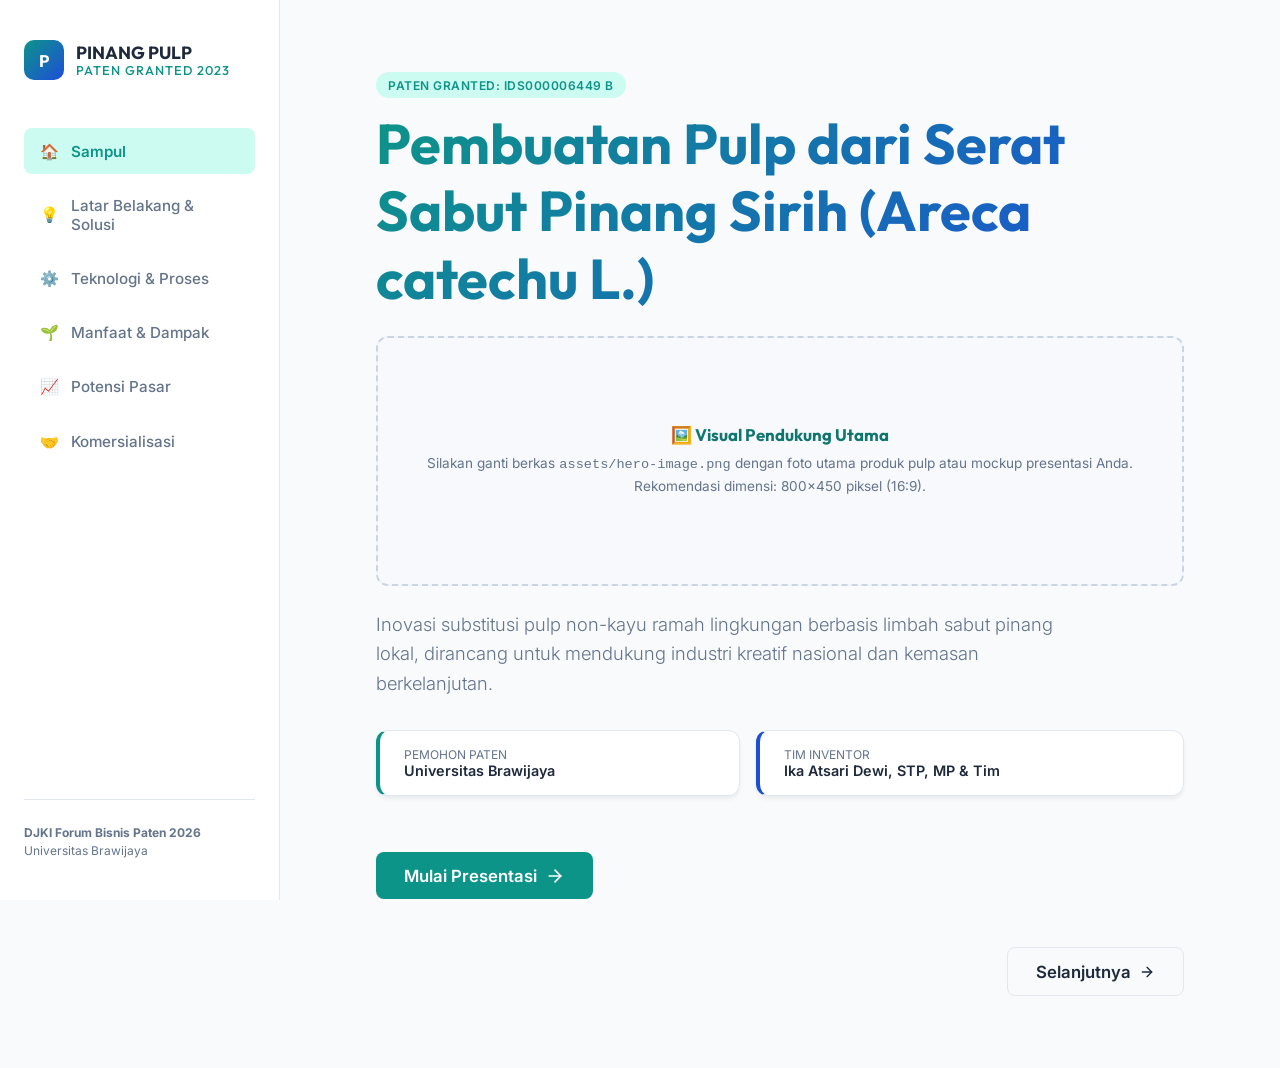
<file: index.html>
<!DOCTYPE html>
<html lang="id">
<head>
    <meta charset="UTF-8">
    <meta name="viewport" content="width=device-width, initial-scale=1.0">
    <title>Pitch Deck - Pulp Serat Sabut Pinang Sirih</title>
    <link rel="stylesheet" href="style.css">
</head>
<body>

    <!-- Mobile Header -->
    <header class="mobile-header">
        <div class="logo-container">
            <div class="logo-icon">P</div>
            <div class="logo-text">
                PINANG PULP
                <span>PATEN 2023</span>
            </div>
        </div>
        <button class="hamburger-btn" onclick="toggleMenu()">Menu</button>
    </header>

    <!-- Mobile Drawer -->
    <div class="nav-drawer" id="navDrawer">
        <div class="drawer-header">
            <div class="logo-container">
                <div class="logo-icon">P</div>
                <div class="logo-text">
                    PINANG PULP
                    <span>PATEN 2023</span>
                </div>
            </div>
            <button class="close-drawer-btn" onclick="toggleMenu()">✕</button>
        </div>
        <ul class="nav-links">
            <li class="nav-item active"><a href="index.html"><span>🏠</span> Sampul</a></li>
            <li class="nav-item"><a href="inovasi.html"><span>💡</span> Latar Belakang & Solusi</a></li>
            <li class="nav-item"><a href="teknologi.html"><span>⚙️</span> Teknologi & Proses</a></li>
            <li class="nav-item"><a href="manfaat.html"><span>🌱</span> Manfaat & Dampak</a></li>
            <li class="nav-item"><a href="pasar.html"><span>📈</span> Potensi Pasar</a></li>
            <li class="nav-item"><a href="komersialisasi.html"><span>🤝</span> Komersialisasi</a></li>
        </ul>
    </div>

    <!-- Sidebar Navigation (Desktop) -->
    <aside class="sidebar">
        <div class="logo-container">
            <div class="logo-icon">P</div>
            <div class="logo-text">
                PINANG PULP
                <span>PATEN GRANTED 2023</span>
            </div>
        </div>
        
        <ul class="nav-links">
            <li class="nav-item active"><a href="index.html"><span>🏠</span> Sampul</a></li>
            <li class="nav-item"><a href="inovasi.html"><span>💡</span> Latar Belakang & Solusi</a></li>
            <li class="nav-item"><a href="teknologi.html"><span>⚙️</span> Teknologi & Proses</a></li>
            <li class="nav-item"><a href="manfaat.html"><span>🌱</span> Manfaat & Dampak</a></li>
            <li class="nav-item"><a href="pasar.html"><span>📈</span> Potensi Pasar</a></li>
            <li class="nav-item"><a href="komersialisasi.html"><span>🤝</span> Komersialisasi</a></li>
        </ul>

        <div class="nav-footer">
            <strong>DJKI Forum Bisnis Paten 2026</strong><br>
            Universitas Brawijaya
        </div>
    </aside>

    <!-- Main Content -->
    <main class="main-content">
        <div class="hero">
            <span class="badge badge-patent">Paten Granted: IDS000006449 B</span>
            <h1>Pembuatan Pulp dari Serat Sabut Pinang Sirih (Areca catechu L.)</h1>
            
            <!-- Smart Image Placeholder for Hero Image -->
            <div class="placeholder-container">
                <div class="placeholder-explanation">
                    <strong>🖼️ Visual Pendukung Utama</strong>
                    <p style="font-size: 0.85rem; margin-bottom: 0;">Silakan ganti berkas <code>assets/hero-image.png</code> dengan foto utama produk pulp atau mockup presentasi Anda.<br>Rekomendasi dimensi: 800x450 piksel (16:9).</p>
                </div>
                <img src="assets/hero-image.png" class="placeholder-img" alt="Hero Inovasi">
            </div>

            <p style="font-size: 1.15rem; font-weight: 300; margin-bottom: 2rem; max-width: 700px; color: var(--text-muted);">
                Inovasi substitusi pulp non-kayu ramah lingkungan berbasis limbah sabut pinang lokal, dirancang untuk mendukung industri kreatif nasional dan kemasan berkelanjutan.
            </p>
            
            <div style="display: flex; gap: 1rem; flex-wrap: wrap; margin-bottom: 2.5rem; width: 100%;">
                <div class="card" style="padding: 1rem 1.5rem; display: flex; align-items: center; gap: 1rem; border-left: 4px solid var(--color-primary); flex-grow: 1;">
                    <div>
                        <div style="font-size: 0.75rem; color: var(--text-muted); text-transform: uppercase;">Pemohon Paten</div>
                        <div style="font-weight: 600; font-size: 0.9rem;">Universitas Brawijaya</div>
                    </div>
                </div>
                
                <div class="card" style="padding: 1rem 1.5rem; display: flex; align-items: center; gap: 1rem; border-left: 4px solid var(--color-secondary); flex-grow: 1;">
                    <div>
                        <div style="font-size: 0.75rem; color: var(--text-muted); text-transform: uppercase;">Tim Inventor</div>
                        <div style="font-weight: 600; font-size: 0.9rem;">Ika Atsari Dewi, STP, MP & Tim</div>
                    </div>
                </div>
            </div>

            <a href="inovasi.html" class="btn btn-primary" style="margin-top: 1rem;">
                Mulai Presentasi 
                <svg xmlns="http://www.w3.org/2000/svg" width="20" height="20" viewBox="0 0 24 24" fill="none" stroke="currentColor" stroke-width="2" stroke-linecap="round" stroke-linejoin="round"><line x1="5" y1="12" x2="19" y2="12"></line><polyline points="12 5 19 12 12 19"></polyline></svg>
            </a>
        </div>

        <div class="presentation-controls">
            <div></div> <!-- Spacer -->
            <a href="inovasi.html" class="btn btn-outline">
                Selanjutnya
                <svg xmlns="http://www.w3.org/2000/svg" width="16" height="16" viewBox="0 0 24 24" fill="none" stroke="currentColor" stroke-width="2" stroke-linecap="round" stroke-linejoin="round"><line x1="5" y1="12" x2="19" y2="12"></line><polyline points="12 5 19 12 12 19"></polyline></svg>
            </a>
        </div>
    </main>

    <script>
        function toggleMenu() {
            const drawer = document.getElementById('navDrawer');
            drawer.classList.toggle('active');
        }

        // Smart image placeholder detection
        document.querySelectorAll('.placeholder-img').forEach(img => {
            function checkPlaceholder() {
                const explanation = img.parentElement.querySelector('.placeholder-explanation');
                if (img.naturalWidth > 10) {
                    if (explanation) explanation.style.display = 'none';
                    img.style.opacity = '1';
                } else {
                    if (explanation) explanation.style.display = 'flex';
                    img.style.opacity = '0.1';
                }
            }
            img.addEventListener('load', checkPlaceholder);
            if (img.complete) {
                checkPlaceholder();
            }
        });
    </script>
</body>
</html>
</file>
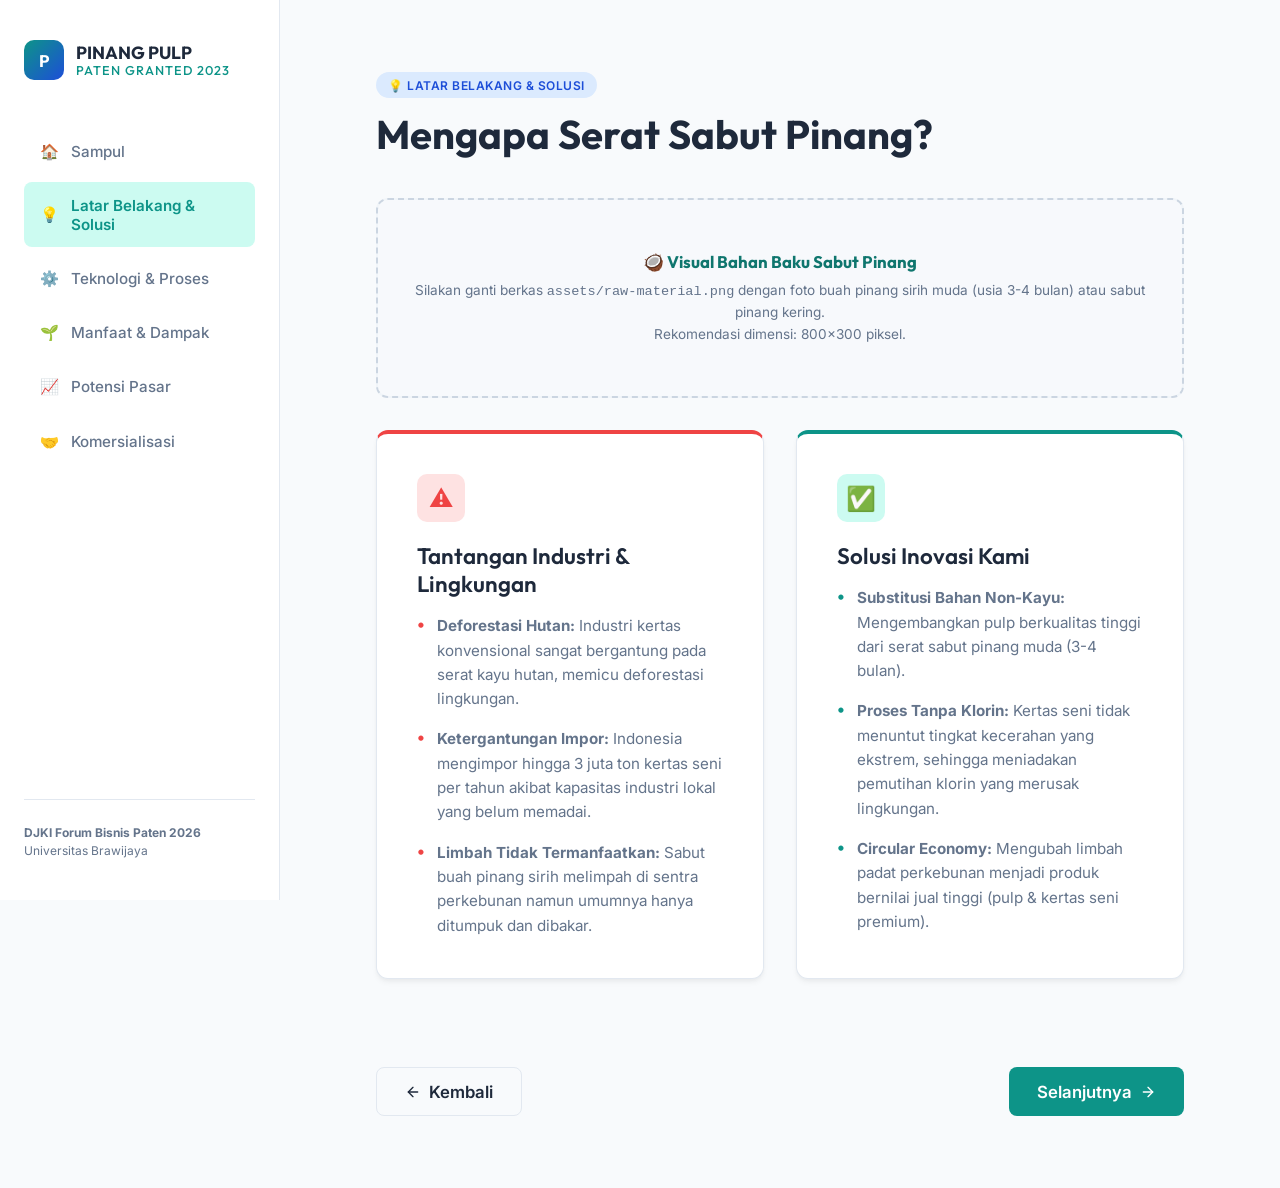
<file: inovasi.html>
<!DOCTYPE html>
<html lang="id">
<head>
    <meta charset="UTF-8">
    <meta name="viewport" content="width=device-width, initial-scale=1.0">
    <title>Latar Belakang & Solusi - Pulp Serat Sabut Pinang</title>
    <link rel="stylesheet" href="style.css">
</head>
<body>

    <!-- Mobile Header -->
    <header class="mobile-header">
        <div class="logo-container">
            <div class="logo-icon">P</div>
            <div class="logo-text">
                PINANG PULP
                <span>PATEN 2023</span>
            </div>
        </div>
        <button class="hamburger-btn" onclick="toggleMenu()">Menu</button>
    </header>

    <!-- Mobile Drawer -->
    <div class="nav-drawer" id="navDrawer">
        <div class="drawer-header">
            <div class="logo-container">
                <div class="logo-icon">P</div>
                <div class="logo-text">
                    PINANG PULP
                    <span>PATEN 2023</span>
                </div>
            </div>
            <button class="close-drawer-btn" onclick="toggleMenu()">✕</button>
        </div>
        <ul class="nav-links">
            <li class="nav-item"><a href="index.html"><span>🏠</span> Sampul</a></li>
            <li class="nav-item active"><a href="inovasi.html"><span>💡</span> Latar Belakang & Solusi</a></li>
            <li class="nav-item"><a href="teknologi.html"><span>⚙️</span> Teknologi & Proses</a></li>
            <li class="nav-item"><a href="manfaat.html"><span>🌱</span> Manfaat & Dampak</a></li>
            <li class="nav-item"><a href="pasar.html"><span>📈</span> Potensi Pasar</a></li>
            <li class="nav-item"><a href="komersialisasi.html"><span>🤝</span> Komersialisasi</a></li>
        </ul>
    </div>

    <!-- Sidebar Navigation (Desktop) -->
    <aside class="sidebar">
        <div class="logo-container">
            <div class="logo-icon">P</div>
            <div class="logo-text">
                PINANG PULP
                <span>PATEN GRANTED 2023</span>
            </div>
        </div>
        
        <ul class="nav-links">
            <li class="nav-item"><a href="index.html"><span>🏠</span> Sampul</a></li>
            <li class="nav-item active"><a href="inovasi.html"><span>💡</span> Latar Belakang & Solusi</a></li>
            <li class="nav-item"><a href="teknologi.html"><span>⚙️</span> Teknologi & Proses</a></li>
            <li class="nav-item"><a href="manfaat.html"><span>🌱</span> Manfaat & Dampak</a></li>
            <li class="nav-item"><a href="pasar.html"><span>📈</span> Potensi Pasar</a></li>
            <li class="nav-item"><a href="komersialisasi.html"><span>🤝</span> Komersialisasi</a></li>
        </ul>

        <div class="nav-footer">
            <strong>DJKI Forum Bisnis Paten 2026</strong><br>
            Universitas Brawijaya
        </div>
    </aside>

    <!-- Main Content -->
    <main class="main-content">
        <div class="content-header">
            <span class="badge">💡 Latar Belakang & Solusi</span>
            <h1>Mengapa Serat Sabut Pinang?</h1>
        </div>

        <!-- Smart Image Placeholder for Raw Material -->
        <div class="placeholder-container" style="min-height: 200px; margin-bottom: 2rem;">
            <div class="placeholder-explanation">
                <strong>🥥 Visual Bahan Baku Sabut Pinang</strong>
                <p style="font-size: 0.85rem; margin-bottom: 0;">Silakan ganti berkas <code>assets/raw-material.png</code> dengan foto buah pinang sirih muda (usia 3-4 bulan) atau sabut pinang kering.<br>Rekomendasi dimensi: 800x300 piksel.</p>
            </div>
            <img src="assets/raw-material.png" class="placeholder-img" alt="Bahan Baku Pinang">
        </div>

        <div class="grid grid-2">
            <!-- Left Side: Problem Card -->
            <div class="card" style="border-top: 4px solid #ef4444;">
                <div class="card-icon" style="background-color: #fee2e2; color: #ef4444;">⚠️</div>
                <h2 style="font-size: 1.4rem; margin-bottom: 1rem;">Tantangan Industri & Lingkungan</h2>
                
                <div style="display: flex; flex-direction: column; gap: 1rem;">
                    <div style="display: flex; gap: 0.75rem;">
                        <span style="color: #ef4444; font-weight: bold;">•</span>
                        <p style="margin-bottom: 0; font-size: 0.95rem;"><strong>Deforestasi Hutan:</strong> Industri kertas konvensional sangat bergantung pada serat kayu hutan, memicu deforestasi lingkungan.</p>
                    </div>
                    <div style="display: flex; gap: 0.75rem;">
                        <span style="color: #ef4444; font-weight: bold;">•</span>
                        <p style="margin-bottom: 0; font-size: 0.95rem;"><strong>Ketergantungan Impor:</strong> Indonesia mengimpor hingga 3 juta ton kertas seni per tahun akibat kapasitas industri lokal yang belum memadai.</p>
                    </div>
                    <div style="display: flex; gap: 0.75rem;">
                        <span style="color: #ef4444; font-weight: bold;">•</span>
                        <p style="margin-bottom: 0; font-size: 0.95rem;"><strong>Limbah Tidak Termanfaatkan:</strong> Sabut buah pinang sirih melimpah di sentra perkebunan namun umumnya hanya ditumpuk dan dibakar.</p>
                    </div>
                </div>
            </div>

            <!-- Right Side: Solution Card -->
            <div class="card" style="border-top: 4px solid var(--color-primary);">
                <div class="card-icon">✅</div>
                <h2 style="font-size: 1.4rem; margin-bottom: 1rem;">Solusi Inovasi Kami</h2>
                
                <div style="display: flex; flex-direction: column; gap: 1rem;">
                    <div style="display: flex; gap: 0.75rem;">
                        <span style="color: var(--color-primary); font-weight: bold;">•</span>
                        <p style="margin-bottom: 0; font-size: 0.95rem;"><strong>Substitusi Bahan Non-Kayu:</strong> Mengembangkan pulp berkualitas tinggi dari serat sabut pinang muda (3-4 bulan).</p>
                    </div>
                    <div style="display: flex; gap: 0.75rem;">
                        <span style="color: var(--color-primary); font-weight: bold;">•</span>
                        <p style="margin-bottom: 0; font-size: 0.95rem;"><strong>Proses Tanpa Klorin:</strong> Kertas seni tidak menuntut tingkat kecerahan yang ekstrem, sehingga meniadakan pemutihan klorin yang merusak lingkungan.</p>
                    </div>
                    <div style="display: flex; gap: 0.75rem;">
                        <span style="color: var(--color-primary); font-weight: bold;">•</span>
                        <p style="margin-bottom: 0; font-size: 0.95rem;"><strong>Circular Economy:</strong> Mengubah limbah padat perkebunan menjadi produk bernilai jual tinggi (pulp & kertas seni premium).</p>
                    </div>
                </div>
            </div>
        </div>

        <div class="presentation-controls">
            <a href="index.html" class="btn btn-outline">
                <svg xmlns="http://www.w3.org/2000/svg" width="16" height="16" viewBox="0 0 24 24" fill="none" stroke="currentColor" stroke-width="2" stroke-linecap="round" stroke-linejoin="round"><line x1="19" y1="12" x2="5" y2="12"></line><polyline points="12 19 5 12 12 5"></polyline></svg>
                Kembali
            </a>
            <a href="teknologi.html" class="btn btn-primary">
                Selanjutnya
                <svg xmlns="http://www.w3.org/2000/svg" width="16" height="16" viewBox="0 0 24 24" fill="none" stroke="currentColor" stroke-width="2" stroke-linecap="round" stroke-linejoin="round"><line x1="5" y1="12" x2="19" y2="12"></line><polyline points="12 5 19 12 12 19"></polyline></svg>
            </a>
        </div>
    </main>

    <script>
        function toggleMenu() {
            const drawer = document.getElementById('navDrawer');
            drawer.classList.toggle('active');
        }

        // Smart image placeholder detection
        document.querySelectorAll('.placeholder-img').forEach(img => {
            function checkPlaceholder() {
                const explanation = img.parentElement.querySelector('.placeholder-explanation');
                if (img.naturalWidth > 10) {
                    if (explanation) explanation.style.display = 'none';
                    img.style.opacity = '1';
                } else {
                    if (explanation) explanation.style.display = 'flex';
                    img.style.opacity = '0.1';
                }
            }
            img.addEventListener('load', checkPlaceholder);
            if (img.complete) {
                checkPlaceholder();
            }
        });
    </script>
</body>
</html>
</file>
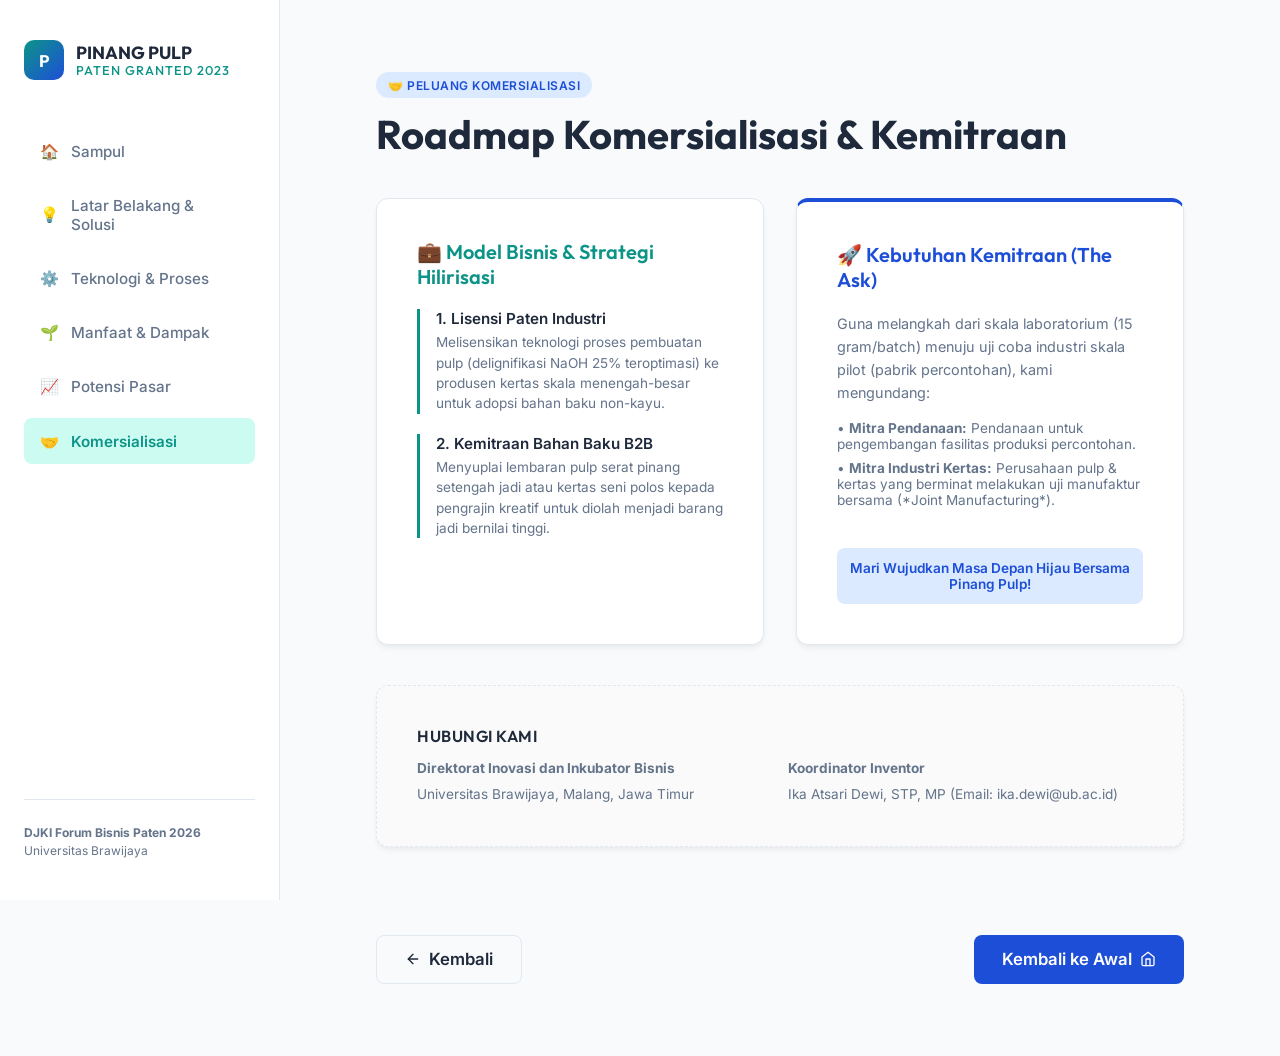
<file: komersialisasi.html>
<!DOCTYPE html>
<html lang="id">
<head>
    <meta charset="UTF-8">
    <meta name="viewport" content="width=device-width, initial-scale=1.0">
    <title>Komersialisasi & Kemitraan - Pulp Serat Sabut Pinang</title>
    <link rel="stylesheet" href="style.css">
</head>
<body>

    <!-- Mobile Header -->
    <header class="mobile-header">
        <div class="logo-container">
            <div class="logo-icon">P</div>
            <div class="logo-text">
                PINANG PULP
                <span>PATEN 2023</span>
            </div>
        </div>
        <button class="hamburger-btn" onclick="toggleMenu()">Menu</button>
    </header>

    <!-- Mobile Drawer -->
    <div class="nav-drawer" id="navDrawer">
        <div class="drawer-header">
            <div class="logo-container">
                <div class="logo-icon">P</div>
                <div class="logo-text">
                    PINANG PULP
                    <span>PATEN 2023</span>
                </div>
            </div>
            <button class="close-drawer-btn" onclick="toggleMenu()">✕</button>
        </div>
        <ul class="nav-links">
            <li class="nav-item"><a href="index.html"><span>🏠</span> Sampul</a></li>
            <li class="nav-item"><a href="inovasi.html"><span>💡</span> Latar Belakang & Solusi</a></li>
            <li class="nav-item"><a href="teknologi.html"><span>⚙️</span> Teknologi & Proses</a></li>
            <li class="nav-item"><a href="manfaat.html"><span>🌱</span> Manfaat & Dampak</a></li>
            <li class="nav-item"><a href="pasar.html"><span>📈</span> Potensi Pasar</a></li>
            <li class="nav-item active"><a href="komersialisasi.html"><span>🤝</span> Komersialisasi</a></li>
        </ul>
    </div>

    <!-- Sidebar Navigation (Desktop) -->
    <aside class="sidebar">
        <div class="logo-container">
            <div class="logo-icon">P</div>
            <div class="logo-text">
                PINANG PULP
                <span>PATEN GRANTED 2023</span>
            </div>
        </div>
        
        <ul class="nav-links">
            <li class="nav-item"><a href="index.html"><span>🏠</span> Sampul</a></li>
            <li class="nav-item"><a href="inovasi.html"><span>💡</span> Latar Belakang & Solusi</a></li>
            <li class="nav-item"><a href="teknologi.html"><span>⚙️</span> Teknologi & Proses</a></li>
            <li class="nav-item"><a href="manfaat.html"><span>🌱</span> Manfaat & Dampak</a></li>
            <li class="nav-item"><a href="pasar.html"><span>📈</span> Potensi Pasar</a></li>
            <li class="nav-item active"><a href="komersialisasi.html"><span>🤝</span> Komersialisasi</a></li>
        </ul>

        <div class="nav-footer">
            <strong>DJKI Forum Bisnis Paten 2026</strong><br>
            Universitas Brawijaya
        </div>
    </aside>

    <!-- Main Content -->
    <main class="main-content">
        <div class="content-header">
            <span class="badge">🤝 Peluang Komersialisasi</span>
            <h1>Roadmap Komersialisasi & Kemitraan</h1>
        </div>

        <div class="grid grid-2">
            <!-- Business Model Card -->
            <div class="card">
                <h3 style="color: var(--color-primary); margin-bottom: 1.25rem;">💼 Model Bisnis & Strategi Hilirisasi</h3>
                
                <div style="display: flex; flex-direction: column; gap: 1.25rem;">
                    <div style="border-left: 3px solid var(--color-primary); padding-left: 1rem;">
                        <h4 style="font-weight:600; font-size:0.95rem; margin-bottom:0.25rem;">1. Lisensi Paten Industri</h4>
                        <p style="font-size:0.85rem; margin-bottom:0; line-height: 1.5;">Melisensikan teknologi proses pembuatan pulp (delignifikasi NaOH 25% teroptimasi) ke produsen kertas skala menengah-besar untuk adopsi bahan baku non-kayu.</p>
                    </div>

                    <div style="border-left: 3px solid var(--color-primary); padding-left: 1rem;">
                        <h4 style="font-weight:600; font-size:0.95rem; margin-bottom:0.25rem;">2. Kemitraan Bahan Baku B2B</h4>
                        <p style="font-size:0.85rem; margin-bottom:0; line-height: 1.5;">Menyuplai lembaran pulp serat pinang setengah jadi atau kertas seni polos kepada pengrajin kreatif untuk diolah menjadi barang jadi bernilai tinggi.</p>
                    </div>
                </div>
            </div>

            <!-- The Ask / Kemitraan yang Dicari -->
            <div class="card" style="border-top: 4px solid var(--color-secondary); display: flex; flex-direction: column; justify-content: space-between;">
                <div>
                    <h3 style="color: var(--color-secondary); margin-bottom: 1.25rem;">🚀 Kebutuhan Kemitraan (The Ask)</h3>
                    <p style="font-size: 0.9rem; line-height: 1.6; margin-bottom: 1rem;">
                        Guna melangkah dari skala laboratorium (15 gram/batch) menuju uji coba industri skala pilot (pabrik percontohan), kami mengundang:
                    </p>
                    <div style="display: flex; flex-direction: column; gap: 0.5rem; font-size: 0.85rem; color: var(--text-muted); margin-bottom: 1.5rem;">
                        <div>• <strong>Mitra Pendanaan:</strong> Pendanaan untuk pengembangan fasilitas produksi percontohan.</div>
                        <div>• <strong>Mitra Industri Kertas:</strong> Perusahaan pulp & kertas yang berminat melakukan uji manufaktur bersama (*Joint Manufacturing*).</div>
                    </div>
                </div>
                <div style="background-color: var(--color-secondary-light); color: var(--color-secondary); padding: 0.75rem; border-radius: 8px; font-size: 0.85rem; font-weight: 600; text-align: center; margin-top: 1rem;">
                    Mari Wujudkan Masa Depan Hijau Bersama Pinang Pulp!
                </div>
            </div>
        </div>

        <!-- Contact Box -->
        <div class="card" style="margin-bottom: 2.5rem; background-color: #fafafa; border-style: dashed;">
            <h3 style="margin-bottom: 0.75rem; font-size: 1rem; text-transform: uppercase; letter-spacing: 0.5px; color: var(--text-main);">Hubungi Kami</h3>
            <div class="grid grid-2" style="gap: 1rem; margin-bottom: 0;">
                <div>
                    <p style="margin-bottom:0.25rem; font-size:0.85rem;"><strong>Direktorat Inovasi dan Inkubator Bisnis</strong></p>
                    <p style="margin-bottom:0; font-size:0.85rem; color: var(--text-muted);">Universitas Brawijaya, Malang, Jawa Timur</p>
                </div>
                <div>
                    <p style="margin-bottom:0.25rem; font-size:0.85rem;"><strong>Koordinator Inventor</strong></p>
                    <p style="margin-bottom:0; font-size:0.85rem; color: var(--text-muted);">Ika Atsari Dewi, STP, MP (Email: ika.dewi@ub.ac.id)</p>
                </div>
            </div>
        </div>

        <div class="presentation-controls">
            <a href="pasar.html" class="btn btn-outline">
                <svg xmlns="http://www.w3.org/2000/svg" width="16" height="16" viewBox="0 0 24 24" fill="none" stroke="currentColor" stroke-width="2" stroke-linecap="round" stroke-linejoin="round"><line x1="19" y1="12" x2="5" y2="12"></line><polyline points="12 19 5 12 12 5"></polyline></svg>
                Kembali
            </a>
            <a href="index.html" class="btn btn-primary" style="background-color: var(--color-secondary);">
                Kembali ke Awal
                <svg xmlns="http://www.w3.org/2000/svg" width="16" height="16" viewBox="0 0 24 24" fill="none" stroke="currentColor" stroke-width="2" stroke-linecap="round" stroke-linejoin="round"><path d="M3 9l9-7 9 7v11a2 2 0 0 1-2 2H5a2 2 0 0 1-2-2z"></path><polyline points="9 22 9 12 15 12 15 22"></polyline></svg>
            </a>
        </div>
    </main>

    <script>
        function toggleMenu() {
            const drawer = document.getElementById('navDrawer');
            drawer.classList.toggle('active');
        }
    </script>
</body>
</html>
</file>
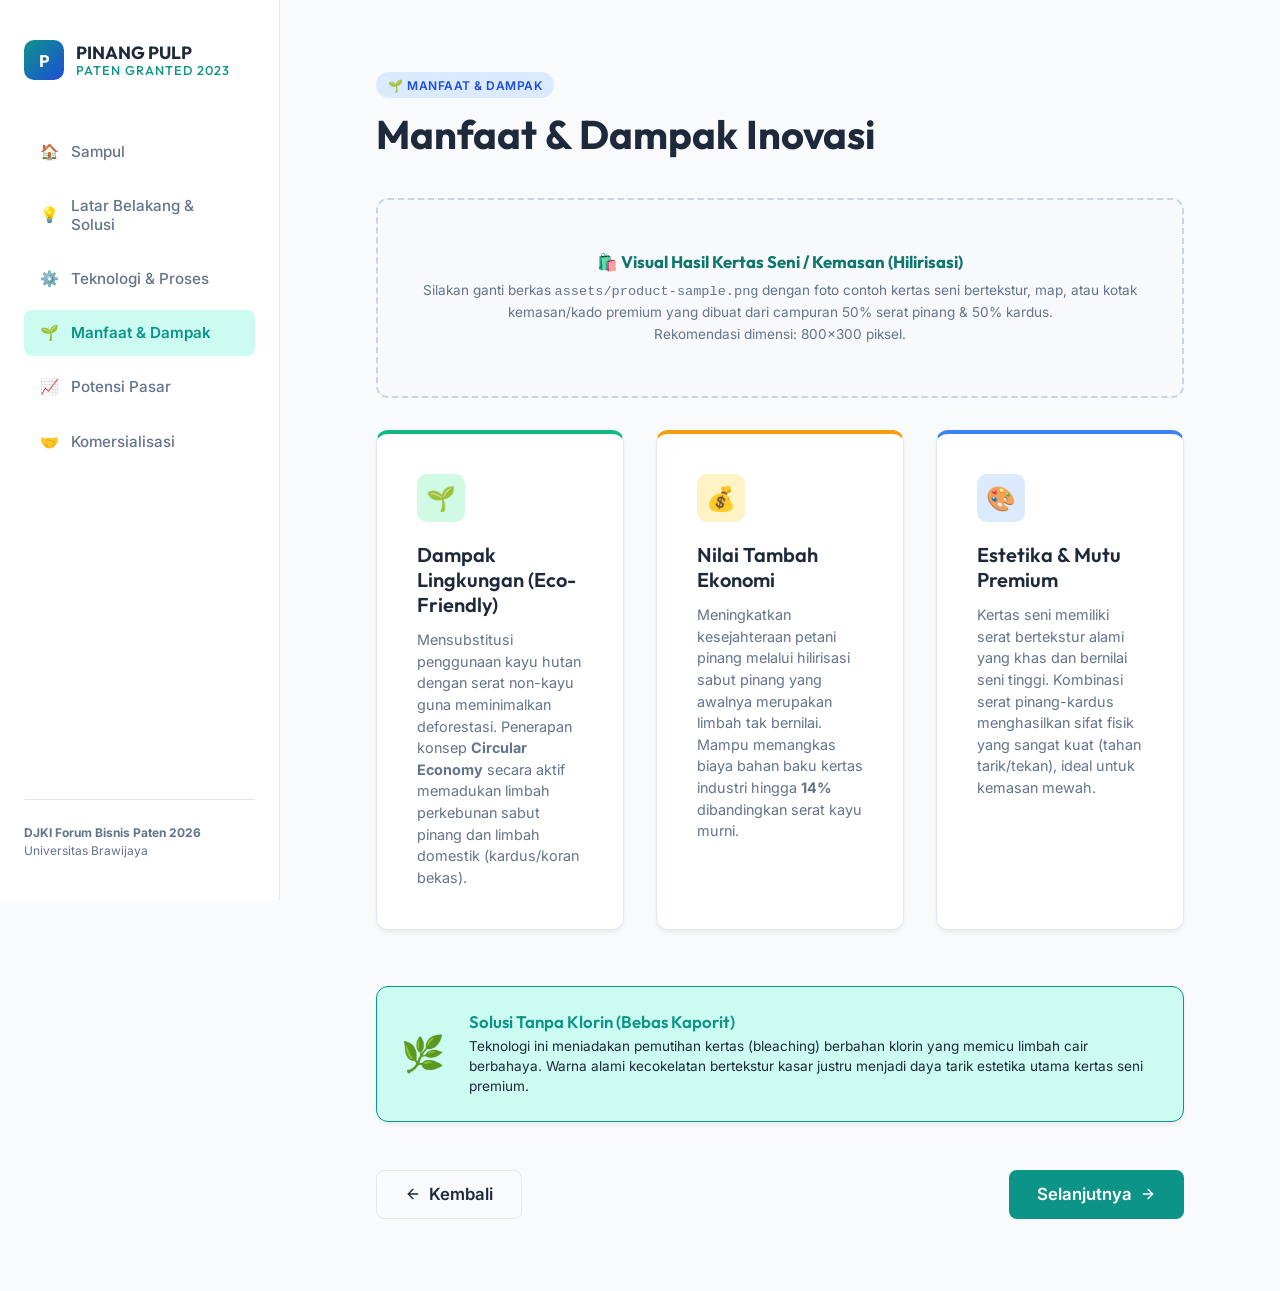
<file: manfaat.html>
<!DOCTYPE html>
<html lang="id">
<head>
    <meta charset="UTF-8">
    <meta name="viewport" content="width=device-width, initial-scale=1.0">
    <title>Manfaat & Dampak - Pulp Serat Sabut Pinang</title>
    <link rel="stylesheet" href="style.css">
</head>
<body>

    <!-- Mobile Header -->
    <header class="mobile-header">
        <div class="logo-container">
            <div class="logo-icon">P</div>
            <div class="logo-text">
                PINANG PULP
                <span>PATEN 2023</span>
            </div>
        </div>
        <button class="hamburger-btn" onclick="toggleMenu()">Menu</button>
    </header>

    <!-- Mobile Drawer -->
    <div class="nav-drawer" id="navDrawer">
        <div class="drawer-header">
            <div class="logo-container">
                <div class="logo-icon">P</div>
                <div class="logo-text">
                    PINANG PULP
                    <span>PATEN 2023</span>
                </div>
            </div>
            <button class="close-drawer-btn" onclick="toggleMenu()">✕</button>
        </div>
        <ul class="nav-links">
            <li class="nav-item"><a href="index.html"><span>🏠</span> Sampul</a></li>
            <li class="nav-item"><a href="inovasi.html"><span>💡</span> Latar Belakang & Solusi</a></li>
            <li class="nav-item"><a href="teknologi.html"><span>⚙️</span> Teknologi & Proses</a></li>
            <li class="nav-item active"><a href="manfaat.html"><span>🌱</span> Manfaat & Dampak</a></li>
            <li class="nav-item"><a href="pasar.html"><span>📈</span> Potensi Pasar</a></li>
            <li class="nav-item"><a href="komersialisasi.html"><span>🤝</span> Komersialisasi</a></li>
        </ul>
    </div>

    <!-- Sidebar Navigation (Desktop) -->
    <aside class="sidebar">
        <div class="logo-container">
            <div class="logo-icon">P</div>
            <div class="logo-text">
                PINANG PULP
                <span>PATEN GRANTED 2023</span>
            </div>
        </div>
        
        <ul class="nav-links">
            <li class="nav-item"><a href="index.html"><span>🏠</span> Sampul</a></li>
            <li class="nav-item"><a href="inovasi.html"><span>💡</span> Latar Belakang & Solusi</a></li>
            <li class="nav-item"><a href="teknologi.html"><span>⚙️</span> Teknologi & Proses</a></li>
            <li class="nav-item active"><a href="manfaat.html"><span>🌱</span> Manfaat & Dampak</a></li>
            <li class="nav-item"><a href="pasar.html"><span>📈</span> Potensi Pasar</a></li>
            <li class="nav-item"><a href="komersialisasi.html"><span>🤝</span> Komersialisasi</a></li>
        </ul>

        <div class="nav-footer">
            <strong>DJKI Forum Bisnis Paten 2026</strong><br>
            Universitas Brawijaya
        </div>
    </aside>

    <!-- Main Content -->
    <main class="main-content">
        <div class="content-header">
            <span class="badge">🌱 Manfaat & Dampak</span>
            <h1>Manfaat & Dampak Inovasi</h1>
        </div>

        <!-- Smart Image Placeholder for Product Sample -->
        <div class="placeholder-container" style="min-height: 200px; margin-bottom: 2rem;">
            <div class="placeholder-explanation">
                <strong>🛍️ Visual Hasil Kertas Seni / Kemasan (Hilirisasi)</strong>
                <p style="font-size: 0.85rem; margin-bottom: 0;">Silakan ganti berkas <code>assets/product-sample.png</code> dengan foto contoh kertas seni bertekstur, map, atau kotak kemasan/kado premium yang dibuat dari campuran 50% serat pinang & 50% kardus.<br>Rekomendasi dimensi: 800x300 piksel.</p>
            </div>
            <img src="assets/product-sample.png" class="placeholder-img" alt="Sampel Produk Kertas Seni">
        </div>

        <div class="grid grid-3">
            <!-- Card 1: Lingkungan -->
            <div class="card" style="border-top: 4px solid #10b981;">
                <div class="card-icon" style="background-color: #d1fae5; color: #10b981;">🌱</div>
                <h3 style="margin-bottom: 0.75rem;">Dampak Lingkungan (Eco-Friendly)</h3>
                <p style="font-size: 0.9rem; margin-bottom: 0; line-height: 1.5;">
                    Mensubstitusi penggunaan kayu hutan dengan serat non-kayu guna meminimalkan deforestasi. Penerapan konsep <strong>Circular Economy</strong> secara aktif memadukan limbah perkebunan sabut pinang dan limbah domestik (kardus/koran bekas).
                </p>
            </div>

            <!-- Card 2: Ekonomi -->
            <div class="card" style="border-top: 4px solid #f59e0b;">
                <div class="card-icon" style="background-color: #fef3c7; color: #f59e0b;">💰</div>
                <h3 style="margin-bottom: 0.75rem;">Nilai Tambah Ekonomi</h3>
                <p style="font-size: 0.9rem; margin-bottom: 0; line-height: 1.5;">
                    Meningkatkan kesejahteraan petani pinang melalui hilirisasi sabut pinang yang awalnya merupakan limbah tak bernilai. Mampu memangkas biaya bahan baku kertas industri hingga <strong>14%</strong> dibandingkan serat kayu murni.
                </p>
            </div>

            <!-- Card 3: Estetika & Mutu -->
            <div class="card" style="border-top: 4px solid #3b82f6;">
                <div class="card-icon" style="background-color: #dbeafe; color: #3b82f6;">🎨</div>
                <h3 style="margin-bottom: 0.75rem;">Estetika & Mutu Premium</h3>
                <p style="font-size: 0.9rem; margin-bottom: 0; line-height: 1.5;">
                    Kertas seni memiliki serat bertekstur alami yang khas dan bernilai seni tinggi. Kombinasi serat pinang-kardus menghasilkan sifat fisik yang sangat kuat (tahan tarik/tekan), ideal untuk kemasan mewah.
                </p>
            </div>
        </div>

        <div class="card" style="background-color: var(--color-primary-light); border-color: var(--color-primary); display: flex; align-items: center; gap: 1.5rem; padding: 1.5rem; margin-top: 1rem;">
            <span style="font-size: 2.2rem; flex-shrink: 0;">🌿</span>
            <div>
                <h3 style="margin-bottom: 0.25rem; color: var(--color-primary); font-size: 1.05rem;">Solusi Tanpa Klorin (Bebas Kaporit)</h3>
                <p style="margin-bottom: 0; font-size: 0.85rem; color: var(--text-main); line-height: 1.5;">
                    Teknologi ini meniadakan pemutihan kertas (bleaching) berbahan klorin yang memicu limbah cair berbahaya. Warna alami kecokelatan bertekstur kasar justru menjadi daya tarik estetika utama kertas seni premium.
                </p>
            </div>
        </div>

        <div class="presentation-controls">
            <a href="teknologi.html" class="btn btn-outline">
                <svg xmlns="http://www.w3.org/2000/svg" width="16" height="16" viewBox="0 0 24 24" fill="none" stroke="currentColor" stroke-width="2" stroke-linecap="round" stroke-linejoin="round"><line x1="19" y1="12" x2="5" y2="12"></line><polyline points="12 19 5 12 12 5"></polyline></svg>
                Kembali
            </a>
            <a href="pasar.html" class="btn btn-primary">
                Selanjutnya
                <svg xmlns="http://www.w3.org/2000/svg" width="16" height="16" viewBox="0 0 24 24" fill="none" stroke="currentColor" stroke-width="2" stroke-linecap="round" stroke-linejoin="round"><line x1="5" y1="12" x2="19" y2="12"></line><polyline points="12 5 19 12 12 19"></polyline></svg>
            </a>
        </div>
    </main>

    <script>
        function toggleMenu() {
            const drawer = document.getElementById('navDrawer');
            drawer.classList.toggle('active');
        }

        // Smart image placeholder detection
        document.querySelectorAll('.placeholder-img').forEach(img => {
            function checkPlaceholder() {
                const explanation = img.parentElement.querySelector('.placeholder-explanation');
                if (img.naturalWidth > 10) {
                    if (explanation) explanation.style.display = 'none';
                    img.style.opacity = '1';
                } else {
                    if (explanation) explanation.style.display = 'flex';
                    img.style.opacity = '0.1';
                }
            }
            img.addEventListener('load', checkPlaceholder);
            if (img.complete) {
                checkPlaceholder();
            }
        });
    </script>
</body>
</html>
</file>
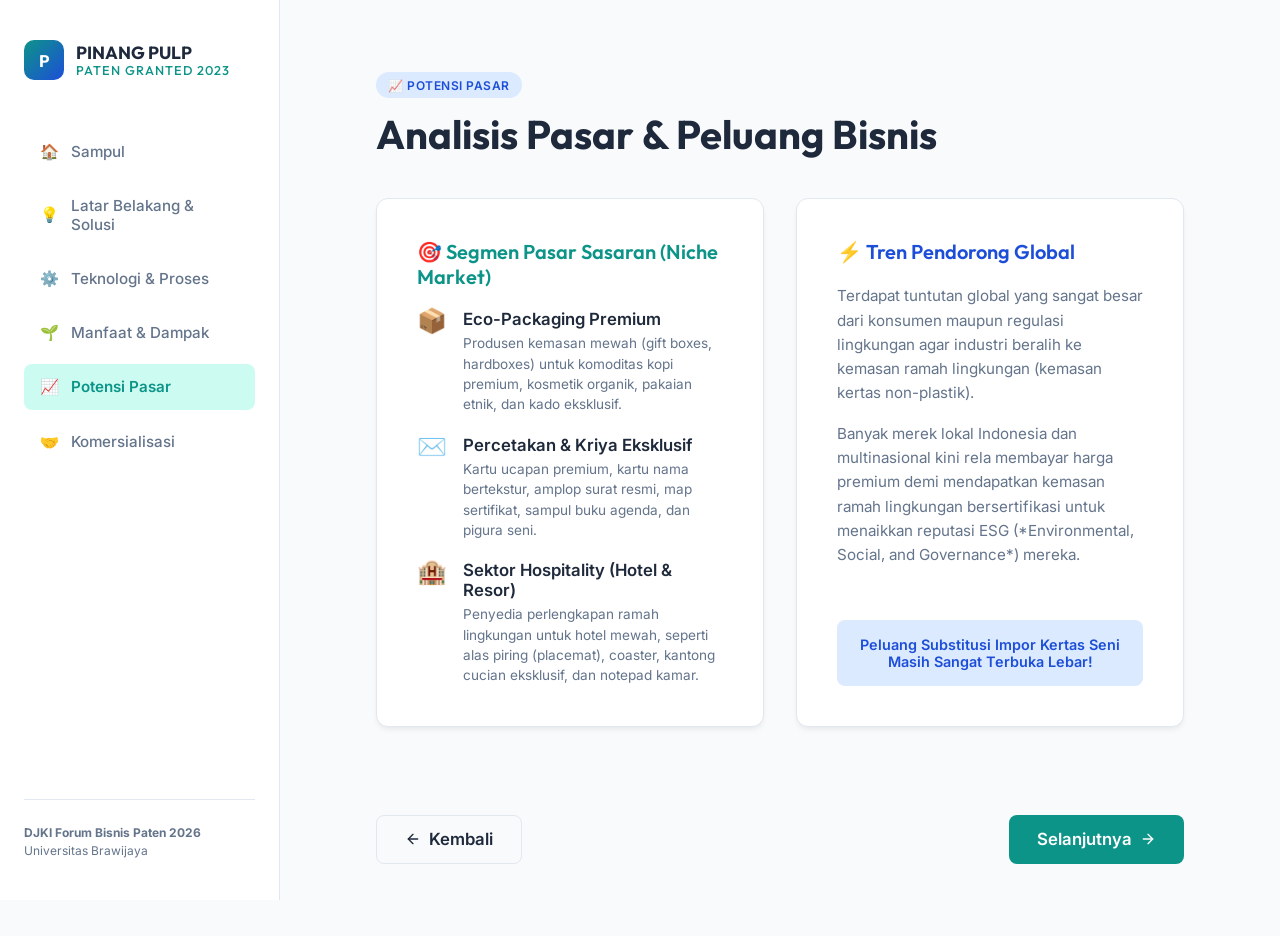
<file: pasar.html>
<!DOCTYPE html>
<html lang="id">
<head>
    <meta charset="UTF-8">
    <meta name="viewport" content="width=device-width, initial-scale=1.0">
    <title>Potensi Pasar - Pulp Serat Sabut Pinang</title>
    <link rel="stylesheet" href="style.css">
</head>
<body>

    <!-- Mobile Header -->
    <header class="mobile-header">
        <div class="logo-container">
            <div class="logo-icon">P</div>
            <div class="logo-text">
                PINANG PULP
                <span>PATEN 2023</span>
            </div>
        </div>
        <button class="hamburger-btn" onclick="toggleMenu()">Menu</button>
    </header>

    <!-- Mobile Drawer -->
    <div class="nav-drawer" id="navDrawer">
        <div class="drawer-header">
            <div class="logo-container">
                <div class="logo-icon">P</div>
                <div class="logo-text">
                    PINANG PULP
                    <span>PATEN 2023</span>
                </div>
            </div>
            <button class="close-drawer-btn" onclick="toggleMenu()">✕</button>
        </div>
        <ul class="nav-links">
            <li class="nav-item"><a href="index.html"><span>🏠</span> Sampul</a></li>
            <li class="nav-item"><a href="inovasi.html"><span>💡</span> Latar Belakang & Solusi</a></li>
            <li class="nav-item"><a href="teknologi.html"><span>⚙️</span> Teknologi & Proses</a></li>
            <li class="nav-item"><a href="manfaat.html"><span>🌱</span> Manfaat & Dampak</a></li>
            <li class="nav-item active"><a href="pasar.html"><span>📈</span> Potensi Pasar</a></li>
            <li class="nav-item"><a href="komersialisasi.html"><span>🤝</span> Komersialisasi</a></li>
        </ul>
    </div>

    <!-- Sidebar Navigation (Desktop) -->
    <aside class="sidebar">
        <div class="logo-container">
            <div class="logo-icon">P</div>
            <div class="logo-text">
                PINANG PULP
                <span>PATEN GRANTED 2023</span>
            </div>
        </div>
        
        <ul class="nav-links">
            <li class="nav-item"><a href="index.html"><span>🏠</span> Sampul</a></li>
            <li class="nav-item"><a href="inovasi.html"><span>💡</span> Latar Belakang & Solusi</a></li>
            <li class="nav-item"><a href="teknologi.html"><span>⚙️</span> Teknologi & Proses</a></li>
            <li class="nav-item"><a href="manfaat.html"><span>🌱</span> Manfaat & Dampak</a></li>
            <li class="nav-item active"><a href="pasar.html"><span>📈</span> Potensi Pasar</a></li>
            <li class="nav-item"><a href="komersialisasi.html"><span>🤝</span> Komersialisasi</a></li>
        </ul>

        <div class="nav-footer">
            <strong>DJKI Forum Bisnis Paten 2026</strong><br>
            Universitas Brawijaya
        </div>
    </aside>

    <!-- Main Content -->
    <main class="main-content">
        <div class="content-header">
            <span class="badge">📈 Potensi Pasar</span>
            <h1>Analisis Pasar & Peluang Bisnis</h1>
        </div>

        <div class="grid grid-2">
            <!-- Target Market Segment -->
            <div class="card">
                <h3 style="color: var(--color-primary); margin-bottom: 1.25rem;">🎯 Segmen Pasar Sasaran (Niche Market)</h3>
                
                <div style="display: flex; flex-direction: column; gap: 1.25rem;">
                    <div style="display: flex; gap: 1rem; align-items: flex-start;">
                        <span style="font-size: 1.5rem; line-height: 1;">📦</span>
                        <div>
                            <h4 style="font-weight: 600; margin-bottom: 0.25rem;">Eco-Packaging Premium</h4>
                            <p style="font-size: 0.85rem; margin-bottom: 0; line-height: 1.5;">Produsen kemasan mewah (gift boxes, hardboxes) untuk komoditas kopi premium, kosmetik organik, pakaian etnik, dan kado eksklusif.</p>
                        </div>
                    </div>
                    
                    <div style="display: flex; gap: 1rem; align-items: flex-start;">
                        <span style="font-size: 1.5rem; line-height: 1;">✉️</span>
                        <div>
                            <h4 style="font-weight: 600; margin-bottom: 0.25rem;">Percetakan & Kriya Eksklusif</h4>
                            <p style="font-size: 0.85rem; margin-bottom: 0; line-height: 1.5;">Kartu ucapan premium, kartu nama bertekstur, amplop surat resmi, map sertifikat, sampul buku agenda, dan pigura seni.</p>
                        </div>
                    </div>

                    <div style="display: flex; gap: 1rem; align-items: flex-start;">
                        <span style="font-size: 1.5rem; line-height: 1;">🏨</span>
                        <div>
                            <h4 style="font-weight: 600; margin-bottom: 0.25rem;">Sektor Hospitality (Hotel & Resor)</h4>
                            <p style="font-size: 0.85rem; margin-bottom: 0; line-height: 1.5;">Penyedia perlengkapan ramah lingkungan untuk hotel mewah, seperti alas piring (placemat), coaster, kantong cucian eksklusif, dan notepad kamar.</p>
                        </div>
                    </div>
                </div>
            </div>

            <!-- Market Driver & Trends -->
            <div class="card" style="display: flex; flex-direction: column; justify-content: space-between;">
                <div>
                    <h3 style="color: var(--color-secondary); margin-bottom: 1.25rem;">⚡ Tren Pendorong Global</h3>
                    <p style="font-size: 0.95rem; line-height: 1.6; margin-bottom: 1rem;">
                        Terdapat tuntutan global yang sangat besar dari konsumen maupun regulasi lingkungan agar industri beralih ke kemasan ramah lingkungan (kemasan kertas non-plastik). 
                    </p>
                    <p style="font-size: 0.95rem; line-height: 1.6;">
                        Banyak merek lokal Indonesia dan multinasional kini rela membayar harga premium demi mendapatkan kemasan ramah lingkungan bersertifikasi untuk menaikkan reputasi ESG (*Environmental, Social, and Governance*) mereka.
                    </p>
                </div>
                <div style="background-color: var(--color-secondary-light); border-radius: 8px; padding: 1rem; text-align: center; color: var(--color-secondary); font-weight: 600; font-size: 0.9rem; margin-top: 1rem;">
                    Peluang Substitusi Impor Kertas Seni Masih Sangat Terbuka Lebar!
                </div>
            </div>
        </div>

        <div class="presentation-controls">
            <a href="manfaat.html" class="btn btn-outline">
                <svg xmlns="http://www.w3.org/2000/svg" width="16" height="16" viewBox="0 0 24 24" fill="none" stroke="currentColor" stroke-width="2" stroke-linecap="round" stroke-linejoin="round"><line x1="19" y1="12" x2="5" y2="12"></line><polyline points="12 19 5 12 12 5"></polyline></svg>
                Kembali
            </a>
            <a href="komersialisasi.html" class="btn btn-primary">
                Selanjutnya
                <svg xmlns="http://www.w3.org/2000/svg" width="16" height="16" viewBox="0 0 24 24" fill="none" stroke="currentColor" stroke-width="2" stroke-linecap="round" stroke-linejoin="round"><line x1="5" y1="12" x2="19" y2="12"></line><polyline points="12 5 19 12 12 19"></polyline></svg>
            </a>
        </div>
    </main>

    <script>
        function toggleMenu() {
            const drawer = document.getElementById('navDrawer');
            drawer.classList.toggle('active');
        }
    </script>
</body>
</html>
</file>
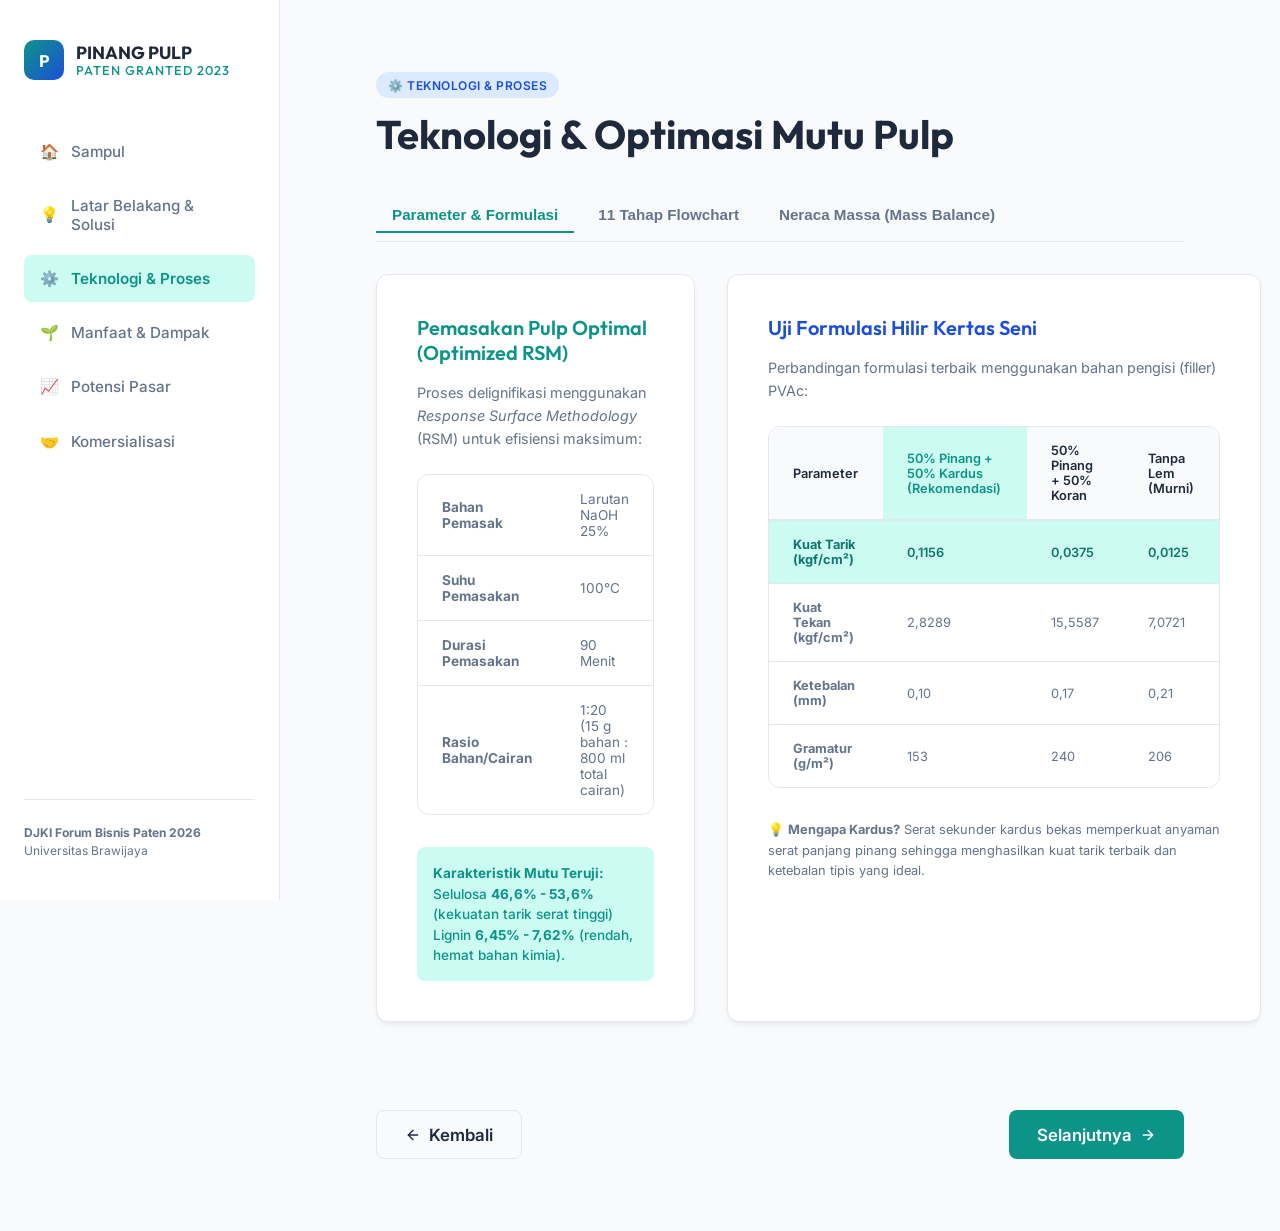
<file: teknologi.html>
<!DOCTYPE html>
<html lang="id">
<head>
    <meta charset="UTF-8">
    <meta name="viewport" content="width=device-width, initial-scale=1.0">
    <title>Teknologi & Proses - Pulp Serat Sabut Pinang</title>
    <link rel="stylesheet" href="style.css">
    <style>
        .tabs {
            display: flex;
            gap: 0.5rem;
            margin-bottom: 2rem;
            border-bottom: 1px solid var(--color-border);
            padding-bottom: 0.5rem;
            flex-wrap: wrap;
        }
        .tab-btn {
            background: none;
            border: none;
            padding: 0.5rem 1rem;
            font-size: 0.95rem;
            font-weight: 600;
            color: var(--text-muted);
            cursor: pointer;
            border-bottom: 2px solid transparent;
            transition: all var(--transition-speed);
        }
        .tab-btn.active {
            color: var(--color-primary);
            border-bottom-color: var(--color-primary);
        }
        .tab-content {
            display: none;
        }
        .tab-content.active {
            display: block;
        }
    </style>
</head>
<body>

    <!-- Mobile Header -->
    <header class="mobile-header">
        <div class="logo-container">
            <div class="logo-icon">P</div>
            <div class="logo-text">
                PINANG PULP
                <span>PATEN 2023</span>
            </div>
        </div>
        <button class="hamburger-btn" onclick="toggleMenu()">Menu</button>
    </header>

    <!-- Mobile Drawer -->
    <div class="nav-drawer" id="navDrawer">
        <div class="drawer-header">
            <div class="logo-container">
                <div class="logo-icon">P</div>
                <div class="logo-text">
                    PINANG PULP
                    <span>PATEN 2023</span>
                </div>
            </div>
            <button class="close-drawer-btn" onclick="toggleMenu()">✕</button>
        </div>
        <ul class="nav-links">
            <li class="nav-item"><a href="index.html"><span>🏠</span> Sampul</a></li>
            <li class="nav-item"><a href="inovasi.html"><span>💡</span> Latar Belakang & Solusi</a></li>
            <li class="nav-item active"><a href="teknologi.html"><span>⚙️</span> Teknologi & Proses</a></li>
            <li class="nav-item"><a href="manfaat.html"><span>🌱</span> Manfaat & Dampak</a></li>
            <li class="nav-item"><a href="pasar.html"><span>📈</span> Potensi Pasar</a></li>
            <li class="nav-item"><a href="komersialisasi.html"><span>🤝</span> Komersialisasi</a></li>
        </ul>
    </div>

    <!-- Sidebar Navigation (Desktop) -->
    <aside class="sidebar">
        <div class="logo-container">
            <div class="logo-icon">P</div>
            <div class="logo-text">
                PINANG PULP
                <span>PATEN GRANTED 2023</span>
            </div>
        </div>
        
        <ul class="nav-links">
            <li class="nav-item"><a href="index.html"><span>🏠</span> Sampul</a></li>
            <li class="nav-item"><a href="inovasi.html"><span>💡</span> Latar Belakang & Solusi</a></li>
            <li class="nav-item active"><a href="teknologi.html"><span>⚙️</span> Teknologi & Proses</a></li>
            <li class="nav-item"><a href="manfaat.html"><span>🌱</span> Manfaat & Dampak</a></li>
            <li class="nav-item"><a href="pasar.html"><span>📈</span> Potensi Pasar</a></li>
            <li class="nav-item"><a href="komersialisasi.html"><span>🤝</span> Komersialisasi</a></li>
        </ul>

        <div class="nav-footer">
            <strong>DJKI Forum Bisnis Paten 2026</strong><br>
            Universitas Brawijaya
        </div>
    </aside>

    <!-- Main Content -->
    <main class="main-content">
        <div class="content-header">
            <span class="badge">⚙️ Teknologi & Proses</span>
            <h1>Teknologi & Optimasi Mutu Pulp</h1>
        </div>

        <div class="tabs">
            <button class="tab-btn active" onclick="switchTab('opt')">Parameter & Formulasi</button>
            <button class="tab-btn" onclick="switchTab('flow')">11 Tahap Flowchart</button>
            <button class="tab-btn" onclick="switchTab('mass')">Neraca Massa (Mass Balance)</button>
        </div>

        <!-- TAB 1: Parameter & Formulasi -->
        <div id="opt" class="tab-content active">
            <div class="grid grid-2">
                <div class="card">
                    <h3 style="color: var(--color-primary); margin-bottom: 1rem;">Pemasakan Pulp Optimal (Optimized RSM)</h3>
                    <p style="font-size:0.9rem;">Proses delignifikasi menggunakan <em>Response Surface Methodology</em> (RSM) untuk efisiensi maksimum:</p>
                    
                    <div class="table-wrapper">
                        <table style="min-width: 100%; font-size:0.85rem;">
                            <tr><td><strong>Bahan Pemasak</strong></td><td>Larutan NaOH 25%</td></tr>
                            <tr><td><strong>Suhu Pemasakan</strong></td><td>100°C</td></tr>
                            <tr><td><strong>Durasi Pemasakan</strong></td><td>90 Menit</td></tr>
                            <tr><td><strong>Rasio Bahan/Cairan</strong></td><td>1:20 (15 g bahan : 800 ml total cairan)</td></tr>
                        </table>
                    </div>
                    
                    <div style="background-color: var(--color-primary-light); color: var(--color-primary); padding: 1rem; border-radius: 8px; font-size: 0.85rem; font-weight: 500; line-height: 1.5;">
                        <strong>Karakteristik Mutu Teruji:</strong><br>
                        Selulosa <strong>46,6% - 53,6%</strong> (kekuatan tarik serat tinggi)<br>
                        Lignin <strong>6,45% - 7,62%</strong> (rendah, hemat bahan kimia).
                    </div>
                </div>

                <div class="card">
                    <h3 style="color: var(--color-secondary); margin-bottom: 1rem;">Uji Formulasi Hilir Kertas Seni</h3>
                    <p style="font-size:0.9rem;">Perbandingan formulasi terbaik menggunakan bahan pengisi (filler) PVAc:</p>
                    
                    <div class="table-scroll-indicator">Geser Kanan ➔</div>
                    <div class="table-wrapper">
                        <table style="font-size: 0.8rem; min-width: 450px;">
                            <thead>
                                <tr>
                                    <th>Parameter</th>
                                    <th style="background-color: var(--color-primary-light); color: var(--color-primary);">50% Pinang + 50% Kardus (Rekomendasi)</th>
                                    <th>50% Pinang + 50% Koran</th>
                                    <th>Tanpa Lem (Murni)</th>
                                </tr>
                            </thead>
                            <tbody>
                                <tr class="highlight-row">
                                    <td><strong>Kuat Tarik (kgf/cm²)</strong></td>
                                    <td>0,1156</td>
                                    <td>0,0375</td>
                                    <td>0,0125</td>
                                </tr>
                                <tr>
                                    <td><strong>Kuat Tekan (kgf/cm²)</strong></td>
                                    <td>2,8289</td>
                                    <td>15,5587</td>
                                    <td>7,0721</td>
                                </tr>
                                <tr>
                                    <td><strong>Ketebalan (mm)</strong></td>
                                    <td>0,10</td>
                                    <td>0,17</td>
                                    <td>0,21</td>
                                </tr>
                                <tr>
                                    <td><strong>Gramatur (g/m²)</strong></td>
                                    <td>153</td>
                                    <td>240</td>
                                    <td>206</td>
                                </tr>
                            </tbody>
                        </table>
                    </div>
                    <p style="font-size:0.8rem; margin-bottom:0; color: var(--text-muted);">
                        💡 <strong>Mengapa Kardus?</strong> Serat sekunder kardus bekas memperkuat anyaman serat panjang pinang sehingga menghasilkan kuat tarik terbaik dan ketebalan tipis yang ideal.
                    </p>
                </div>
            </div>
        </div>

        <!-- TAB 2: 11 Tahap Flowchart -->
        <div id="flow" class="tab-content">
            <div class="timeline">
                <div class="timeline-container">
                    <div class="timeline-content">
                        <h4>1. Penyediaan Bahan</h4>
                        <p>Mengumpulkan buah pinang sirih muda berusia 3-4 bulan.</p>
                    </div>
                </div>
                <div class="timeline-container">
                    <div class="timeline-content">
                        <h4>2. Pembelahan</h4>
                        <p>Membelah buah pinang secara vertikal menjadi dua bagian untuk memisahkan serat sabut dari biji.</p>
                    </div>
                </div>
                <div class="timeline-container">
                    <div class="timeline-content">
                        <h4>3. Pengecilan Ukuran</h4>
                        <p>Memotong serat sabut secara vertikal menjadi potongan kecil (chips) sepanjang 2-3 cm.</p>
                    </div>
                </div>
                <div class="timeline-container">
                    <div class="timeline-content">
                        <h4>4. Pengupasan Kulit</h4>
                        <p>Memisahkan serat sabut dari kulit terluar buah dan kotoran fisik.</p>
                    </div>
                </div>
                <div class="timeline-container">
                    <div class="timeline-content">
                        <h4>5. Pengeringan Awal</h4>
                        <p>Mengeringkan serat sabut dengan cara diangin-anginkan selama 24 jam.</p>
                    </div>
                </div>
                <div class="timeline-container">
                    <div class="timeline-content">
                        <h4>6. Penimbangan</h4>
                        <p>Menimbang serat sabut kering (sebanyak 15 gram untuk skala lab).</p>
                    </div>
                </div>
                <div class="timeline-container">
                    <div class="timeline-content" style="border-left: 4px solid var(--color-primary);">
                        <h4>7. Delignifikasi (Pemasakan) — *Langkah Kritis*</h4>
                        <p>Memasak serat menggunakan air (500 ml) dan larutan NaOH 25% selama 90 menit pada suhu 100°C.</p>
                        
                        <!-- Smart Placeholder for Delignification process -->
                        <div class="placeholder-container" style="min-height: 150px; margin-top: 1rem; margin-bottom: 0.5rem;">
                            <div class="placeholder-explanation">
                                <strong style="font-size: 0.8rem;">🧪 Visual Proses Delignifikasi</strong>
                                <p style="font-size: 0.7rem; margin-bottom: 0;">Silakan ganti berkas <code>assets/process-delignification.png</code> dengan foto/diagram pemasakan larutan NaOH skala laboratorium.<br>Rekomendasi dimensi: 600x200 piksel.</p>
                            </div>
                            <img src="assets/process-delignification.png" class="placeholder-img" alt="Proses Delignifikasi">
                        </div>

                        <div class="timeline-io">Proses Inti Paten</div>
                    </div>
                </div>
                <div class="timeline-container">
                    <div class="timeline-content" style="border-left: 4px solid var(--color-secondary);">
                        <h4>8. Penghalusan — *Langkah Kritis*</h4>
                        <p>Blender serat hasil delignifikasi selama 5 menit dengan penambahan H₂O 200 ml menjadi bentuk bubur serat (pulp).</p>
                        
                        <!-- Smart Placeholder for Pulping process -->
                        <div class="placeholder-container" style="min-height: 150px; margin-top: 1rem; margin-bottom: 0.5rem;">
                            <div class="placeholder-explanation">
                                <strong style="font-size: 0.8rem;">⚙️ Visual Proses Blender / Hasil Pulp</strong>
                                <p style="font-size: 0.7rem; margin-bottom: 0;">Silakan ganti berkas <code>assets/process-pulping.png</code> dengan foto bubur pulp setelah dihaluskan/dicuci.<br>Rekomendasi dimensi: 600x200 piksel.</p>
                            </div>
                            <img src="assets/process-pulping.png" class="placeholder-img" alt="Proses Penghalusan Pulp">
                        </div>
                    </div>
                </div>
                <div class="timeline-container">
                    <div class="timeline-content">
                        <h4>9. Pencucian</h4>
                        <p>Mencuci pulp untuk membersihkan sisa bahan kimia menggunakan 300 ml air bersih dan menyaringnya dengan kain saring.</p>
                    </div>
                </div>
                <div class="timeline-container">
                    <div class="timeline-content">
                        <h4>10. Pengeringan Pulp</h4>
                        <p>Mengeringkan pulp basah di dalam oven pada suhu 70°C selama 12 jam hingga diperoleh pulp kering.</p>
                    </div>
                </div>
                <div class="timeline-container">
                    <div class="timeline-content">
                        <h4>11. Analisis Kualitas</h4>
                        <p>Menguji kadar selulosa dan lignin pulp kering hasil verifikasi lab.</p>
                    </div>
                </div>
            </div>
        </div>

        <!-- TAB 3: Neraca Massa -->
        <div id="mass" class="tab-content">
            <div class="card">
                <h3 style="color: var(--color-primary); margin-bottom: 1rem;">Visualisasi Neraca Massa (Mass Balance)</h3>
                <p style="font-size:0.9rem;">Distribusi bahan dari buah pinang utuh hingga menjadi pulp kering siap cetak (Skala Lab):</p>
                
                <div class="mb-flow">
                    <div class="mb-row">
                        <div class="mb-step-header">
                            <span>1. Pembersihan Buah</span>
                        </div>
                        <div class="mb-io-details">
                            <div>Input: <span class="input">Buah Pinang Utuh (1226,1 g)</span></div>
                            <div>Output: <span class="output">Buah Bersih (1102,26 g)</span></div>
                            <div style="font-size:0.8rem; color:var(--text-muted);">(Kotoran Hilang: 123,84 g)</div>
                        </div>
                    </div>
                    <div class="mb-row">
                        <div class="mb-step-header">
                            <span>2. Pemisahan Biji</span>
                        </div>
                        <div class="mb-io-details">
                            <div>Input: <span class="input">Buah Bersih (1102,26 g)</span></div>
                            <div>Output: <span class="output">Buah Tanpa Biji (660,46 g)</span></div>
                            <div style="font-size:0.8rem; color:var(--text-muted);">(Biji Terpisah: 441,8 g)</div>
                        </div>
                    </div>
                    <div class="mb-row">
                        <div class="mb-step-header">
                            <span>3. Pengecilan & Pengupasan</span>
                        </div>
                        <div class="mb-io-details">
                            <div>Input: <span class="input">Buah Tanpa Biji (660,46 g)</span></div>
                            <div>Output: <span class="output">Serat Sabut Basah (517,46 g)</span></div>
                            <div style="font-size:0.8rem; color:var(--text-muted);">(Kulit Terluar Hilang: 143 g)</div>
                        </div>
                    </div>
                    <div class="mb-row">
                        <div class="mb-step-header">
                            <span>4. Pengeringan Alami</span>
                        </div>
                        <div class="mb-io-details">
                            <div>Input: <span class="input">Serat Sabut Basah (517,46 g)</span></div>
                            <div>Output: <span class="output">Serat Sabut Kering (221 g)</span></div>
                            <div style="font-size:0.8rem; color:var(--text-muted);">(Uap Air Hilang: 296,46 g)</div>
                        </div>
                    </div>
                    <div class="mb-row" style="background-color: var(--color-primary-light); border-color: var(--color-primary);">
                        <div class="mb-step-header" style="color: var(--color-primary);">
                            <span>5. Delignifikasi (Proses Paten)</span>
                        </div>
                        <div class="mb-io-details">
                            <div>Input: <span class="input" style="background-color: #0f766e; color: white;">Sampel Kering (15 g)</span></div>
                            <div>Output: <span class="output" style="background-color: #0d9488; color: white;">Pulp Kering Akhir (7 g)</span></div>
                            <div style="font-weight: 600; color: var(--color-primary);">(Rendemen Yield: 46,67%)</div>
                        </div>
                    </div>
                </div>
            </div>
        </div>

        <div class="presentation-controls">
            <a href="inovasi.html" class="btn btn-outline">
                <svg xmlns="http://www.w3.org/2000/svg" width="16" height="16" viewBox="0 0 24 24" fill="none" stroke="currentColor" stroke-width="2" stroke-linecap="round" stroke-linejoin="round"><line x1="19" y1="12" x2="5" y2="12"></line><polyline points="12 19 5 12 12 5"></polyline></svg>
                Kembali
            </a>
            <a href="manfaat.html" class="btn btn-primary">
                Selanjutnya
                <svg xmlns="http://www.w3.org/2000/svg" width="16" height="16" viewBox="0 0 24 24" fill="none" stroke="currentColor" stroke-width="2" stroke-linecap="round" stroke-linejoin="round"><line x1="5" y1="12" x2="19" y2="12"></line><polyline points="12 5 19 12 12 19"></polyline></svg>
            </a>
        </div>
    </main>

    <script>
        function toggleMenu() {
            const drawer = document.getElementById('navDrawer');
            drawer.classList.toggle('active');
        }

        function switchTab(tabId) {
            document.querySelectorAll('.tab-content').forEach(content => {
                content.classList.remove('active');
            });
            document.querySelectorAll('.tab-btn').forEach(btn => {
                btn.classList.remove('active');
            });
            document.getElementById(tabId).classList.add('active');
            event.currentTarget.classList.add('active');
        }

        // Smart image placeholder detection
        document.querySelectorAll('.placeholder-img').forEach(img => {
            function checkPlaceholder() {
                const explanation = img.parentElement.querySelector('.placeholder-explanation');
                if (img.naturalWidth > 10) {
                    if (explanation) explanation.style.display = 'none';
                    img.style.opacity = '1';
                } else {
                    if (explanation) explanation.style.display = 'flex';
                    img.style.opacity = '0.1';
                }
            }
            img.addEventListener('load', checkPlaceholder);
            if (img.complete) {
                checkPlaceholder();
            }
        });
    </script>
</body>
</html>
</file>
<file: style.css>
@import url('https://fonts.googleapis.com/css2?family=Inter:wght@300;400;500;600;700&family=Outfit:wght@400;500;600;700&display=swap');

:root {
    --bg-main: #f8fafc;
    --bg-card: #ffffff;
    --text-main: #1e293b;
    --text-muted: #64748b;
    --color-primary: #0d9488; /* Teal / Green Accent */
    --color-primary-dark: #0f766e; /* Better contrast for text */
    --color-primary-light: #ccfbf1;
    --color-secondary: #1d4ed8; /* Navy Blue Accent */
    --color-secondary-light: #dbeafe;
    --color-border: #e2e8f0;
    --color-accent: #3b82f6;
    --bg-placeholder: #f1f5f9;
    --border-placeholder: #cbd5e1;
    --shadow-sm: 0 2px 4px rgba(0,0,0,0.02);
    --shadow-md: 0 4px 6px -1px rgba(0, 0, 0, 0.05), 0 2px 4px -1px rgba(0, 0, 0, 0.03);
    --shadow-lg: 0 10px 15px -3px rgba(0, 0, 0, 0.05), 0 4px 6px -2px rgba(0, 0, 0, 0.05);
    --font-heading: 'Outfit', sans-serif;
    --font-body: 'Inter', sans-serif;
    --sidebar-width: 280px;
    --transition-speed: 0.3s;
}

* {
    margin: 0;
    padding: 0;
    box-sizing: border-box;
}

body {
    background-color: var(--bg-main);
    color: var(--text-main);
    font-family: var(--font-body);
    display: flex;
    min-height: 100vh;
    overflow-x: hidden;
    flex-direction: row;
}

/* Sidebar Navigation (Desktop) */
.sidebar {
    width: var(--sidebar-width);
    background-color: var(--bg-card);
    border-right: 1px solid var(--color-border);
    position: fixed;
    top: 0;
    bottom: 0;
    left: 0;
    padding: 2.5rem 1.5rem;
    display: flex;
    flex-direction: column;
    justify-content: space-between;
    z-index: 100;
}

.logo-container {
    display: flex;
    align-items: center;
    gap: 0.75rem;
    margin-bottom: 3rem;
}

.logo-icon {
    width: 40px;
    height: 40px;
    background: linear-gradient(135deg, var(--color-primary), var(--color-secondary));
    border-radius: 10px;
    display: flex;
    align-items: center;
    justify-content: center;
    color: white;
    font-weight: 700;
    font-family: var(--font-heading);
}

.logo-text {
    font-family: var(--font-heading);
    font-size: 1.1rem;
    font-weight: 700;
    color: var(--text-main);
    line-height: 1.2;
}

.logo-text span {
    color: var(--color-primary);
    font-size: 0.8rem;
    display: block;
    font-weight: 500;
    letter-spacing: 1px;
}

.nav-links {
    list-style: none;
    display: flex;
    flex-direction: column;
    gap: 0.5rem;
    flex-grow: 1;
}

.nav-item a {
    display: flex;
    align-items: center;
    gap: 0.75rem;
    padding: 0.85rem 1rem;
    color: var(--text-muted);
    text-decoration: none;
    font-weight: 500;
    border-radius: 8px;
    transition: background-color var(--transition-speed) ease, color var(--transition-speed) ease;
    font-size: 0.95rem;
}

.nav-item a:hover {
    background-color: var(--bg-main);
    color: var(--color-primary);
}

.nav-item.active a {
    background-color: var(--color-primary-light);
    color: var(--color-primary);
    font-weight: 600;
}

.nav-footer {
    border-top: 1px solid var(--color-border);
    padding-top: 1.5rem;
    font-size: 0.75rem;
    color: var(--text-muted);
    line-height: 1.5;
}

/* Mobile Header (Hidden on Desktop/Tablet) */
.mobile-header {
    display: none;
    width: 100%;
    background-color: var(--bg-card);
    border-bottom: 1px solid var(--color-border);
    padding: 1rem 1.5rem;
    align-items: center;
    justify-content: space-between;
    position: sticky;
    top: 0;
    z-index: 99;
}

.hamburger-btn {
    background-color: var(--color-primary);
    border: none;
    font-size: 0.9rem;
    font-weight: 600;
    color: white;
    cursor: pointer;
    padding: 0.5rem 1.25rem;
    border-radius: 8px;
    display: flex;
    align-items: center;
    justify-content: center;
    transition: background-color var(--transition-speed) ease;
}

.hamburger-btn:hover {
    background-color: var(--color-primary-dark);
}

/* Mobile Navigation Drawer (Hidden initially) */
.nav-drawer {
    position: fixed;
    top: 0;
    left: -100%;
    width: 100%;
    height: 100%;
    background-color: var(--bg-card);
    z-index: 1000;
    padding: 2rem 1.5rem;
    display: flex;
    flex-direction: column;
    transition: left 0.3s ease-in-out;
}

.nav-drawer.active {
    left: 0;
}

.drawer-header {
    display: flex;
    align-items: center;
    justify-content: space-between;
    margin-bottom: 2.5rem;
}

.close-drawer-btn {
    background: none;
    border: none;
    font-size: 1.5rem;
    color: var(--text-main);
    cursor: pointer;
}

/* Main Content Area */
.main-content {
    margin-left: var(--sidebar-width);
    flex-grow: 1;
    padding: 3.5rem 4.5rem;
    min-height: 100vh;
    display: flex;
    flex-direction: column;
    animation: fadeIn 0.5s ease-in-out;
    max-width: calc(100vw - var(--sidebar-width));
}

@keyframes fadeIn {
    from {
        opacity: 0;
        transform: translateY(10px);
    }
    to {
        opacity: 1;
        transform: translateY(0);
    }
}

.content-header {
    margin-bottom: 2.5rem;
}

.badge {
    display: inline-block;
    padding: 0.35rem 0.75rem;
    background-color: var(--color-secondary-light);
    color: var(--color-secondary);
    border-radius: 50px;
    font-size: 0.75rem;
    font-weight: 600;
    text-transform: uppercase;
    letter-spacing: 0.5px;
    margin-bottom: 0.75rem;
}

.badge-patent {
    background-color: var(--color-primary-light);
    color: var(--color-primary);
}

h1 {
    font-family: var(--font-heading);
    font-size: clamp(1.8rem, 4.5vw, 2.5rem);
    font-weight: 700;
    color: var(--text-main);
    line-height: 1.2;
}

h2 {
    font-family: var(--font-heading);
    font-size: clamp(1.3rem, 3.5vw, 1.75rem);
    font-weight: 600;
    color: var(--text-main);
    margin-bottom: 1.5rem;
}

h3 {
    font-family: var(--font-heading);
    font-size: clamp(1.1rem, 2.5vw, 1.25rem);
    font-weight: 600;
    color: var(--text-main);
    margin-bottom: 1rem;
}

p {
    color: var(--text-muted);
    line-height: 1.6;
    margin-bottom: 1.5rem;
    font-size: 1rem;
}

/* Grid & Cards Layout */
.grid {
    display: grid;
    gap: 2rem;
    margin-bottom: 2.5rem;
}

.grid-2 {
    grid-template-columns: repeat(2, 1fr);
}

.grid-3 {
    grid-template-columns: repeat(3, 1fr);
}

.card {
    background-color: var(--bg-card);
    border: 1px solid var(--color-border);
    border-radius: 12px;
    padding: 2rem;
    box-shadow: var(--shadow-md);
    transition: transform var(--transition-speed) ease, box-shadow var(--transition-speed) ease, border-color var(--transition-speed) ease;
}

.card:hover {
    transform: translateY(-4px);
    box-shadow: var(--shadow-lg);
    border-color: var(--color-primary);
}

.card-icon {
    width: 48px;
    height: 48px;
    border-radius: 10px;
    background-color: var(--color-primary-light);
    color: var(--color-primary);
    display: flex;
    align-items: center;
    justify-content: center;
    font-size: 1.5rem;
    margin-bottom: 1.25rem;
}

.card-icon-blue {
    background-color: var(--color-secondary-light);
    color: var(--color-secondary);
}

/* Smart Image Placeholder Container */
.placeholder-container {
    position: relative;
    width: 100%;
    min-height: 250px;
    background-color: var(--bg-placeholder);
    border: 2px dashed var(--border-placeholder);
    border-radius: 12px;
    overflow: hidden;
    display: flex;
    align-items: center;
    justify-content: center;
    margin-bottom: 1.5rem;
}

.placeholder-explanation {
    position: absolute;
    top: 0;
    left: 0;
    width: 100%;
    height: 100%;
    display: flex;
    flex-direction: column;
    align-items: center;
    justify-content: center;
    padding: 2rem;
    text-align: center;
    background-color: rgba(248, 250, 252, 0.95);
    color: var(--text-muted);
    z-index: 10;
}

.placeholder-explanation strong {
    color: var(--color-primary-dark);
    margin-bottom: 0.5rem;
    font-family: var(--font-heading);
}

.placeholder-img {
    max-width: 100%;
    max-height: 400px;
    width: auto;
    height: auto;
    object-fit: contain;
    z-index: 1;
    opacity: 0.1;
    transition: opacity 0.3s ease;
}

/* Specific Presentation UI elements */
.hero {
    display: flex;
    flex-direction: column;
    justify-content: center;
    align-items: flex-start;
    flex-grow: 1;
    width: 100%;
}

.hero h1 {
    font-size: clamp(2.2rem, 5.5vw, 3.5rem);
    margin-bottom: 1.5rem;
    background: linear-gradient(135deg, var(--color-primary), var(--color-secondary));
    -webkit-background-clip: text;
    -webkit-text-fill-color: transparent;
}

.btn {
    display: inline-flex;
    align-items: center;
    gap: 0.5rem;
    padding: 0.85rem 1.75rem;
    border-radius: 8px;
    font-weight: 600;
    text-decoration: none;
    transition: background-color var(--transition-speed) ease, transform var(--transition-speed) ease, border-color var(--transition-speed) ease, color var(--transition-speed) ease;
    cursor: pointer;
    border: none;
    font-family: var(--font-body);
}

.btn-primary {
    background-color: var(--color-primary);
    color: white;
}

.btn-primary:hover {
    background-color: var(--color-primary-dark);
    transform: translateY(-2px);
}

.btn-outline {
    background-color: transparent;
    border: 1px solid var(--color-border);
    color: var(--text-main);
}

.btn-outline:hover {
    background-color: var(--color-primary-light);
    color: var(--color-primary);
    border-color: var(--color-primary);
}

/* Nav Control Buttons on bottom */
.presentation-controls {
    display: flex;
    justify-content: space-between;
    margin-top: auto;
    padding-top: 3rem;
}

/* Responsive Table Wrapper */
.table-wrapper {
    width: 100%;
    overflow-x: auto;
    -webkit-overflow-scrolling: touch;
    background: var(--bg-card);
    border: 1px solid var(--color-border);
    border-radius: 12px;
    margin-bottom: 2rem;
}

.table-scroll-indicator {
    display: none;
    text-align: right;
    font-size: 0.75rem;
    color: var(--color-primary);
    padding: 0.5rem 1rem 0 0;
    font-weight: 600;
}

table {
    width: 100%;
    border-collapse: collapse;
    text-align: left;
    font-size: 0.95rem;
    min-width: 500px;
}

th {
    background-color: var(--bg-main);
    color: var(--text-main);
    font-weight: 600;
    padding: 1rem 1.5rem;
    border-bottom: 2px solid var(--color-border);
}

td {
    padding: 1rem 1.5rem;
    border-bottom: 1px solid var(--color-border);
    color: var(--text-muted);
}

tr:last-child td {
    border-bottom: none;
}

tr:hover td {
    color: var(--text-main);
    background-color: #fafafa;
}

tr.highlight-row td {
    background-color: var(--color-primary-light);
    color: var(--color-primary-dark);
    font-weight: 600;
}

/* Timeline/Flowchart Responsive */
.timeline {
    position: relative;
    max-width: 800px;
    margin: 0 auto;
}

.timeline::after {
    content: '';
    position: absolute;
    width: 2px;
    background-color: var(--color-border);
    top: 0;
    bottom: 0;
    left: 20px;
    margin-left: -1px;
}

.timeline-container {
    padding: 10px 10px 10px 40px;
    position: relative;
    width: 100%;
}

.timeline-container::after {
    content: '';
    position: absolute;
    width: 12px;
    height: 12px;
    left: 14px;
    background-color: var(--color-primary);
    border: 2px solid white;
    top: 25px;
    border-radius: 50%;
    z-index: 1;
}

.timeline-content {
    padding: 1.5rem;
    background-color: var(--bg-card);
    border: 1px solid var(--color-border);
    border-radius: 12px;
    box-shadow: var(--shadow-sm);
}

.timeline-content h4 {
    font-weight: 600;
    color: var(--text-main);
    margin-bottom: 0.5rem;
    font-size: 1.05rem;
}

.timeline-content p {
    margin-bottom: 0;
    font-size: 0.9rem;
}

.timeline-io {
    display: inline-block;
    font-size: 0.75rem;
    background-color: var(--color-secondary-light);
    color: var(--color-secondary);
    padding: 0.15rem 0.4rem;
    border-radius: 4px;
    margin-top: 0.75rem;
    font-weight: 500;
}

/* Mass Balance Stacking */
.mb-flow {
    display: flex;
    flex-direction: column;
    gap: 1.25rem;
}

.mb-row {
    display: flex;
    align-items: center;
    justify-content: space-between;
    background: var(--bg-card);
    border: 1px solid var(--color-border);
    padding: 1.25rem;
    border-radius: 12px;
    flex-wrap: wrap;
    gap: 0.75rem;
}

.mb-step-header {
    display: flex;
    align-items: center;
    gap: 0.75rem;
    font-weight: 600;
    font-size: 0.95rem;
}

.mb-io-details {
    display: flex;
    align-items: center;
    gap: 1.5rem;
    flex-wrap: wrap;
}

.mb-row .input {
    color: var(--color-secondary);
    font-weight: 600;
    font-size: 0.9rem;
    background-color: var(--color-secondary-light);
    padding: 0.25rem 0.5rem;
    border-radius: 6px;
}

.mb-row .output {
    color: var(--color-primary);
    font-weight: 600;
    font-size: 0.9rem;
    background-color: var(--color-primary-light);
    padding: 0.25rem 0.5rem;
    border-radius: 6px;
}

/* Responsive Media Queries */

/* Tablet & Large screen projection scaling */
@media (min-width: 1200px) {
    body {
        font-size: 1.05rem;
    }
    .main-content {
        padding: 4.5rem 6rem;
    }
    .card {
        padding: 2.5rem;
    }
}

/* Tablet (Portrait to Landscape) */
@media (max-width: 1023px) {
    body {
        flex-direction: column;
    }

    .sidebar {
        display: none;
    }

    .mobile-header {
        display: flex;
    }

    .main-content {
        margin-left: 0;
        padding: 3rem 4rem;
        max-width: 100%;
    }
}

/* Mobile Screen Breakpoint */
@media (max-width: 767px) {
    .main-content {
        padding: 1.5rem;
        padding-top: 1.5rem;
    }

    .grid-2, .grid-3 {
        grid-template-columns: 1fr;
        gap: 1.5rem;
    }

    .card {
        padding: 1.5rem;
    }

    .table-scroll-indicator {
        display: block;
    }

    .presentation-controls {
        flex-direction: column-reverse;
        gap: 1rem;
        padding-top: 2rem;
    }

    .btn {
        width: 100%;
        justify-content: center;
    }

    /* Mass Balance Responsive stack styling */
    .mb-row {
        flex-direction: column;
        align-items: flex-start;
        gap: 0.5rem;
        padding: 1rem;
    }

    .mb-io-details {
        width: 100%;
        justify-content: space-between;
        gap: 0.5rem;
        border-top: 1px solid var(--color-border);
        padding-top: 0.5rem;
        margin-top: 0.25rem;
    }
}
</file>
